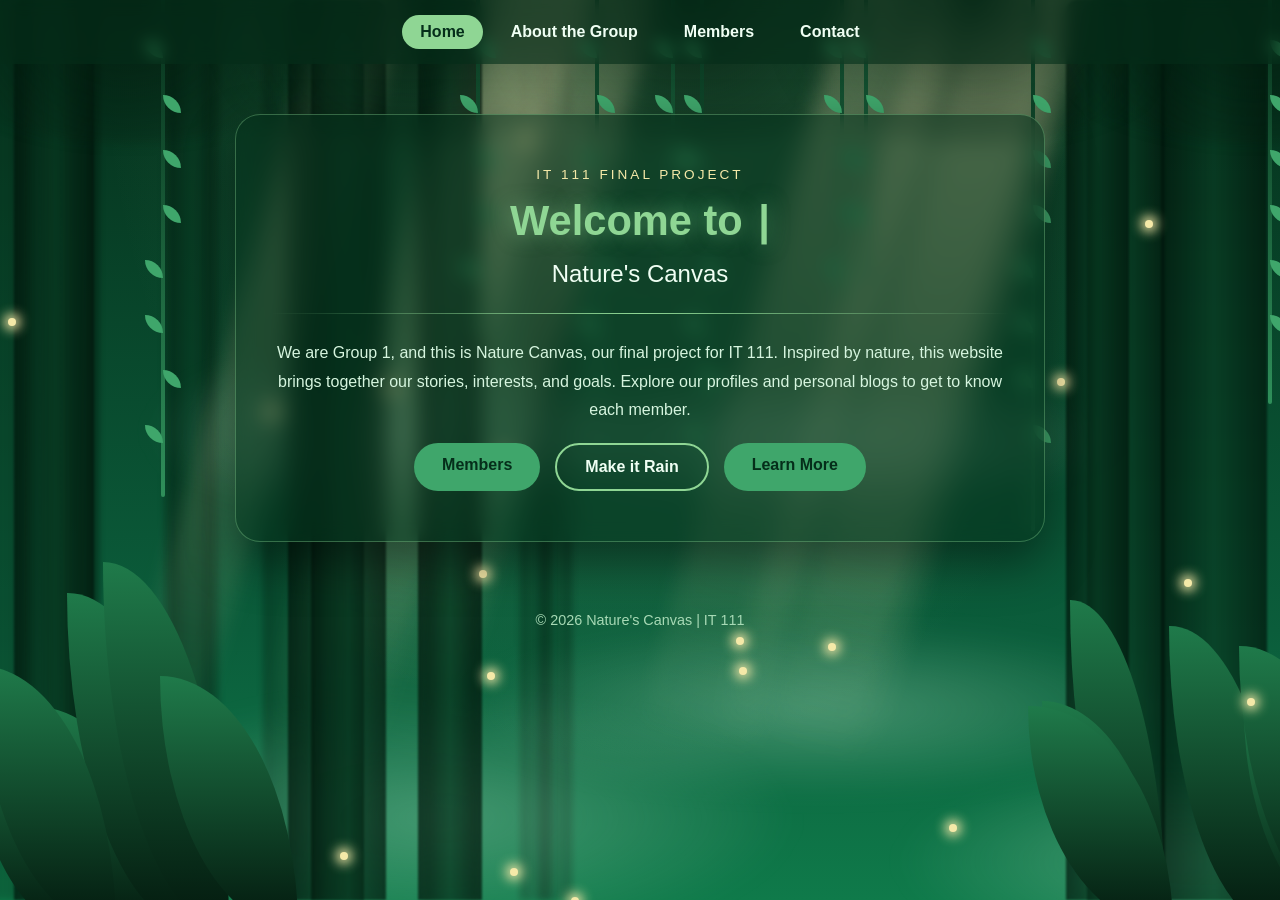
<file: index.html>
<!DOCTYPE html>
<html lang="en">
<head>
  <meta charset="UTF-8">
  <meta name="viewport" content="width=device-width, initial-scale=1.0">
  <title>Home</title>
  <link rel="stylesheet" href="rainforest.css">
</head>
<body>

  <div id="dahon-layer"></div>
  <div id="alitaptap-layer"></div>
  <div id="ulan-layer"></div>

  <!-- Menu sa taas -->
  <nav>
    <a href="index.html" class="active">Home</a>
    <a href="about.html">About the Group</a>
    <a href="members.html">Members</a>
    <a href="contact.html">Contact</a>
  </nav>

  <main>
    <div class="hero">
      <span class="label">IT 111 Final Project</span>

      <h1 id="welcome-text"></h1>


      <h2>Nature's Canvas</h2>

      <hr>

      <p>
We are Group 1, and this is Nature Canvas, our final project for IT 111. Inspired by nature, this website brings together our stories, interests, and goals. 
  Explore our profiles and personal blogs to get to know each member.
      </p>

      <div class="buttons">
        <a class="btn" href="members.html">Members</a>
        <button class="btn btn-outline" id="ulan-button">Make it Rain</button>
        <a class="btn" href="about.html">Learn More</a>
      </div>
    </div>
  </main>

  <footer>&copy; 2026 Nature's Canvas | IT 111</footer>

  <script src="ulan.js"></script>

</body>
</html>
</file>
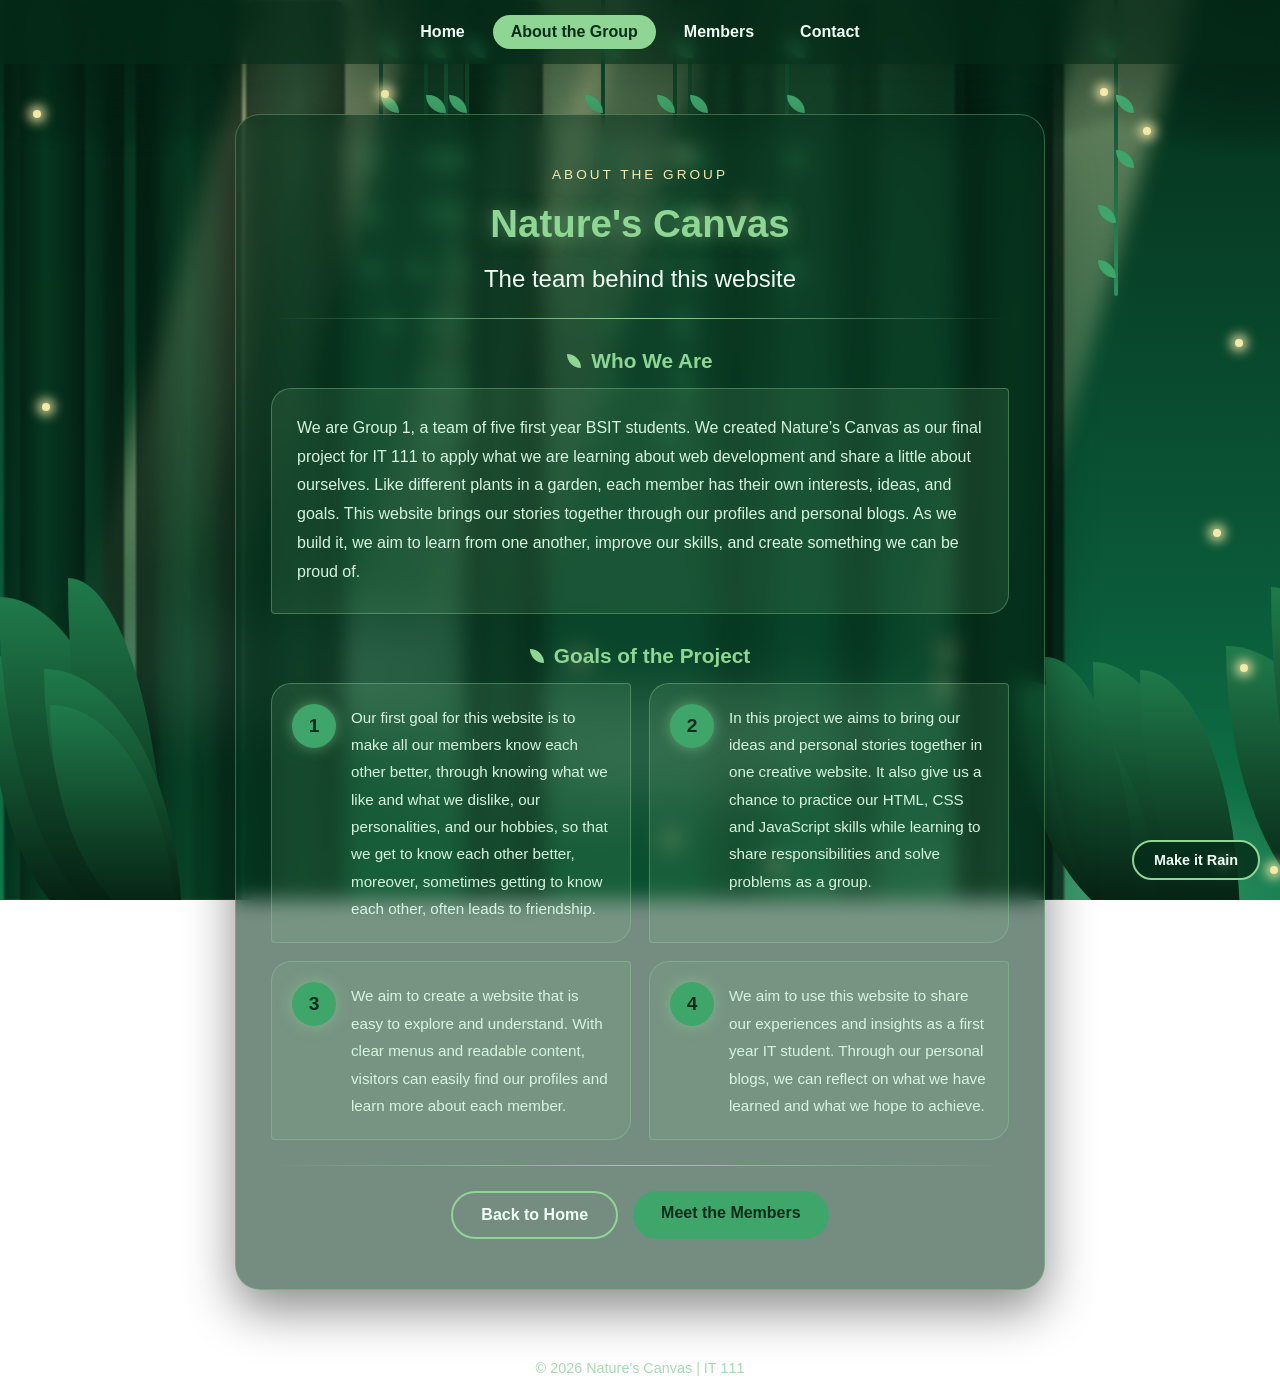
<file: about.html>
<!DOCTYPE html>
<html lang="en">
<head>
  <meta charset="UTF-8">
  <meta name="viewport" content="width=device-width, initial-scale=1.0">
  <title>About the Group</title>
  <link rel="stylesheet" href="rainforest.css">

  
  <style>
    .group-name {
      font-size: 2.4rem;
      color: var(--dahon);
      text-shadow: 0 0 20px rgba(143, 214, 148, 0.5);
      margin: 5px 0 10px;
    }

   
    .section {
      margin-top: 30px;
      text-align: left;
    }

    .section h3 {
      font-size: 1.3rem;
      color: var(--dahon);
      margin-bottom: 15px;
      text-align: center;
    }

    .section h3::before {
      content: "";
      display: inline-block;
      width: 14px;
      height: 14px;
      margin-right: 10px;
      background: var(--dahon);
      border-radius: 0 100% 0 100%; 
    }

    .intro-box {
      background: rgba(143, 214, 148, 0.12);
      border: 1px solid rgba(143, 214, 148, 0.35);
      border-radius: 20px 4px 20px 4px;   /* hugis dahon ang mga sulok */
      padding: 25px 25px 8px;
    }

    .goals-grid {
      display: grid;
      grid-template-columns: 1fr 1fr;
      gap: 18px;
    }

    .goal-card {
      display: flex;
      align-items: flex-start;
      gap: 15px;
      background: rgba(143, 214, 148, 0.12);
      border: 1px solid rgba(143, 214, 148, 0.35);
      border-radius: 20px 4px 20px 4px;
      padding: 20px;
      transition: 0.3s;
    }

    .goal-card:hover {
      transform: translateY(-6px);
      background: rgba(143, 214, 148, 0.22);
      box-shadow: 0 12px 25px rgba(0, 0, 0, 0.35);
    }

    .goal-number {
      flex-shrink: 0;
      width: 44px;
      height: 44px;
      border-radius: 50%;
      background: var(--gubat-liwanag);
      color: var(--gubat-madilim);
      font-weight: bold;
      font-size: 1.2rem;
      display: flex;
      align-items: center;
      justify-content: center;
      box-shadow: 0 0 14px rgba(143, 214, 148, 0.5);
    }

    .goal-card h4 {
      font-size: 1.05rem;
      color: var(--letra);
      margin-bottom: 5px;
    }

    .goal-card p {
      font-size: 0.95rem;
      margin-bottom: 0;
    }

    @media (max-width: 600px) {
      .goals-grid {
        grid-template-columns: 1fr;
      }
      .group-name {
        font-size: 1.8rem;
      }
    }
  </style>
</head>
<body>

  <div id="dahon-layer"></div>
  <div id="alitaptap-layer"></div>

  <nav>
    <a href="index.html">Home</a>
    <a href="about.html" class="active">About the Group</a>
    <a href="members.html">Members</a>
    <a href="contact.html">Contact</a>
  </nav>

  <main>
    <div class="hero">
      <span class="label">About the Group</span>

      <h1 class="walang-cursor group-name">Nature's Canvas</h1>
      <h2>The team behind this website</h2>

      <hr>

      <div class="section">
        <h3>Who We Are</h3>
        <div class="intro-box">
          <p>
            We are Group 1, a team of five first year BSIT students. We created Nature’s Canvas as our final project for IT 111 to apply what we are learning about web development and share a little about ourselves.
Like different plants in a garden, each member has their own interests, ideas, and goals. This website brings our stories together through our profiles and personal blogs. As we build it, we aim to learn from one another, improve our skills, and create something we can be proud of.
          </p>
        </div>
      </div>

      <div class="section">
        <h3>Goals of the Project</h3>
        <div class="goals-grid">

          <div class="goal-card">
            <div class="goal-number">1</div>
            <div>
              <p>Our first goal for this website is to make all our members know 
                each other better, through knowing what we like and what we dislike, 
                our personalities, and our hobbies, so that we get to know each other
                better, moreover, sometimes getting to know each other, often leads to friendship.</p>
            </div>
          </div>

          <div class="goal-card">
            <div class="goal-number">2</div>
            <div>
              <p>In this project we aims to bring our ideas and personal stories
                together in one creative website. It also give us a chance to practice 
                our HTML, CSS and JavaScript skills while learning to share responsibilities
                and solve problems as a group.</p>
            </div>
          </div>

          <div class="goal-card">
            <div class="goal-number">3</div>
            <div>
              <p>We aim to create a website that is easy to explore and understand. With clear menus and readable
                content, visitors can easily find our profiles and learn more about each member.</p>
            </div>
          </div>

          <div class="goal-card">
            <div class="goal-number">4</div>
            <div>
              <p>We aim to use this website to share our experiences and insights as a first year IT student. Through our personal blogs, we can reflect on what we have learned and what we hope to achieve.</p>
            </div>
          </div>

        </div>
      </div>

      <hr>

      <div class="buttons">
        <a class="btn btn-outline" href="index.html">Back to Home</a>
        <a class="btn" href="members.html">Meet the Members</a>
      </div>
    </div>
  </main>

  <footer>&copy; 2026 Nature's Canvas | IT 111</footer>

  <script src="ulan.js"></script>

</body>
</html>
</file>
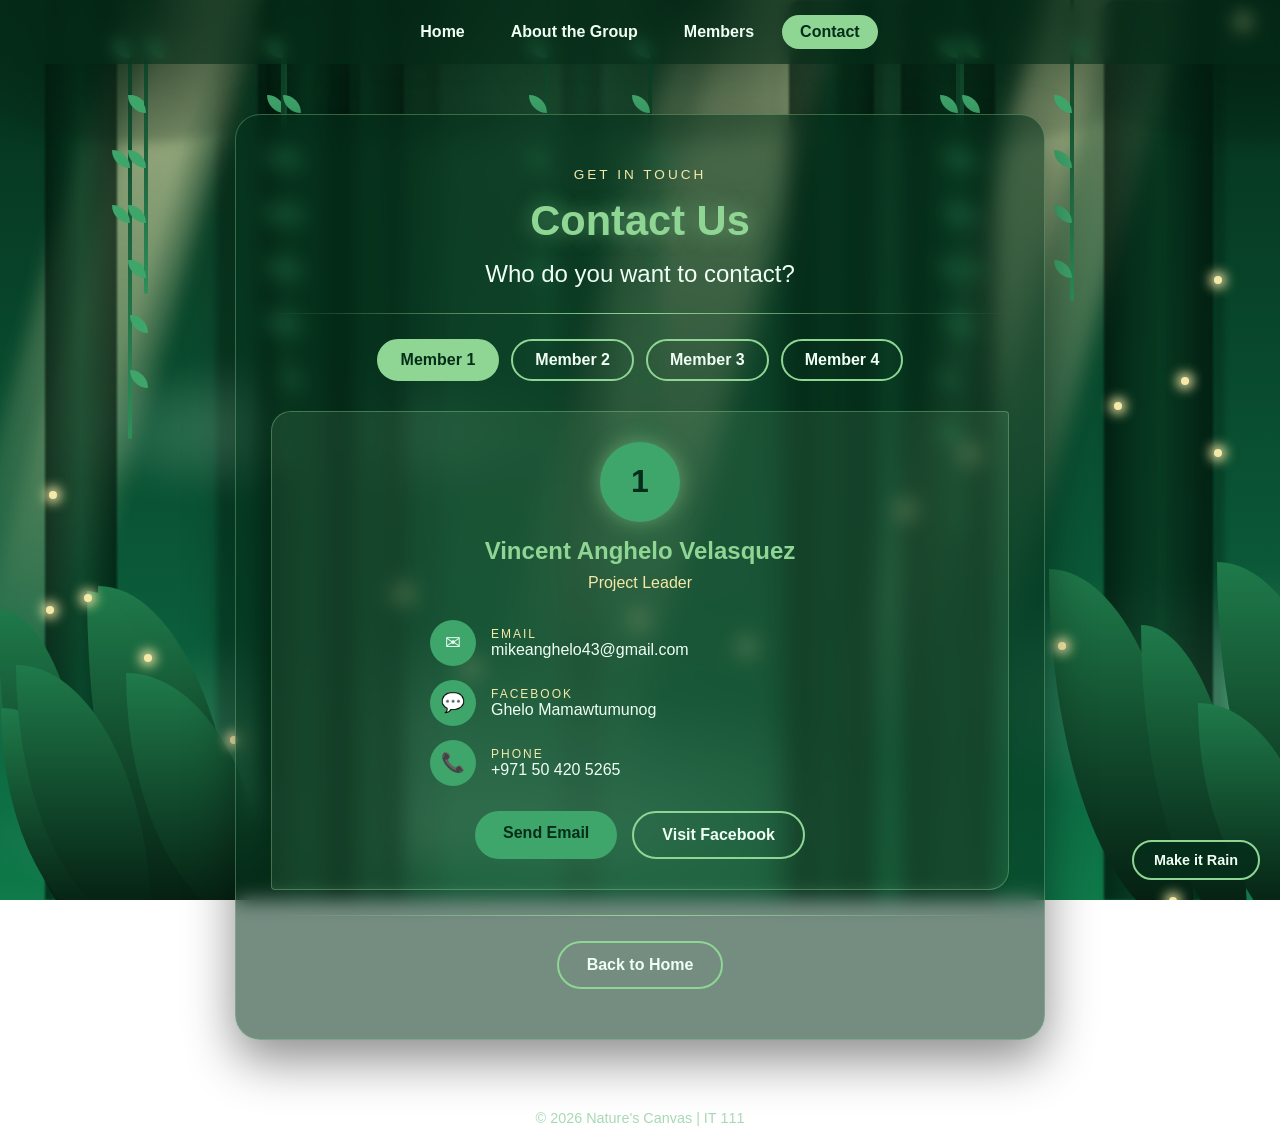
<file: contact.html>
<!DOCTYPE html>
<html lang="en">
<head>
  <meta charset="UTF-8">
  <meta name="viewport" content="width=device-width, initial-scale=1.0">
  <title>Contact - Rainforest Group Website</title>
  <link rel="stylesheet" href="rainforest.css">

  <style>

    .picker {
      display: flex;
      justify-content: center;
      flex-wrap: wrap;
      gap: 12px;
      margin: 25px 0 30px;
    }

    .picker button {
      padding: 10px 22px;
      border: 2px solid var(--dahon);
      border-radius: 30px;
      background: transparent;
      color: var(--letra);
      font-family: inherit;
      font-size: 1rem;
      font-weight: bold;
      cursor: pointer;
      transition: 0.3s;
    }

    .picker button:hover {
      background: rgba(143, 214, 148, 0.2);
      transform: translateY(-3px);
    }

    .picker button.napili {
      background: var(--dahon);
      color: var(--gubat-madilim);
    }

    .contact-card {
      background: rgba(143, 214, 148, 0.12);
      border: 1px solid rgba(143, 214, 148, 0.35);
      border-radius: 20px 4px 20px 4px;
      padding: 30px 25px;
      text-align: center;
      animation: lumitaw 0.5s ease;
    }

    /* Bilog na may numero ng member */
    .contact-avatar {
      width: 80px;
      height: 80px;
      margin: 0 auto 15px;
      border-radius: 50%;
      background: var(--gubat-liwanag);
      color: var(--gubat-madilim);
      font-size: 2rem;
      font-weight: bold;
      display: flex;
      align-items: center;
      justify-content: center;
      box-shadow: 0 0 20px rgba(143, 214, 148, 0.5);
    }

    .contact-card h3 {
      font-size: 1.5rem;
      color: var(--dahon);
      margin-bottom: 4px;
    }

    .contact-card .role {
      color: var(--liwanag);
      margin-bottom: 22px;
    }

    .info-list {
      max-width: 420px;
      margin: 0 auto 25px;
      text-align: left;
    }

    .info-row {
      display: flex;
      align-items: center;
      gap: 15px;
      margin-bottom: 14px;
    }

    .info-icon {
      flex-shrink: 0; 
      width: 46px;
      height: 46px;
      border-radius: 50%;
      background: var(--gubat-liwanag);
      font-size: 1.2rem;
      display: flex;
      align-items: center;
      justify-content: center;
    }

    .info-row small {
      display: block;
      font-size: 0.75rem;
      letter-spacing: 2px;
      text-transform: uppercase;
      color: var(--liwanag);
    }

    .info-row span {
      word-break: break-word;
    }
  </style>
</head>
<body>

  <div id="dahon-layer"></div>
  <div id="alitaptap-layer"></div>

  <nav>
    <a href="index.html">Home</a>
    <a href="about.html">About the Group</a>
    <a href="members.html">Members</a>
    <a href="contact.html" class="active">Contact</a>
  </nav>

  <main>
    <div class="hero">
      <span class="label">Get in Touch</span>
      <h1 class="walang-cursor">Contact Us</h1>
      <h2>Who do you want to contact?</h2>

      <hr>

      <div class="picker" id="picker"></div>

      <div class="contact-card" id="contact-card"></div>

      <hr>

      <div class="buttons">
        <a class="btn btn-outline" href="index.html">Back to Home</a>
      </div>
    </div>
  </main>

  <footer>&copy; 2026 Nature's Canvas | IT 111</footer>

  <script src="ulan.js"></script>

  <script>

    const members = [
      {
        name: "Vincent Anghelo Velasquez",
        role: "Project Leader",
        email: "mikeanghelo43@gmail.com",
        facebook: "Ghelo Mamawtumunog",
        facebookLink: "https://www.facebook.com/ghelo.velasquez.12",
        phone: "+971 50 420 5265"
      },
      {
        name: "Winny Hagen",
        role: "Web Designer",
        email: "wynni12wyne@yahoo.com",
        facebook: "Hagen Winnie",
        facebookLink: "https://www.facebook.com/wynni.sibal",
        phone: "1 320 828 6827"
      },
      {
        name: "Elijah Josh Pimentel",
        role: "HTML Developer",
        email: "elijahpimentel09@gmail.com",
        facebook: "Josh Pimentel",
        facebookLink: "https://www.facebook.com/elijah.deyto",
        phone: "3363 3027"
      },
      {
        name: "Tristan Miguel Inigo Lopez",
        role: "Documentation Officer",
        email: "Tristanmiguelinigo05@gmail.com",
        facebook: "Tristan Miguel Inigo Lopez",
        facebookLink: "https://www.facebook.com/share/1F8PS3yKAi/",
        phone: "97477827939"
      },
    ];

    const picker = document.getElementById("picker");
    const card = document.getElementById("contact-card");

    function ipakita(i) {
      const m = members[i];

      card.innerHTML =
        '<div class="contact-avatar">' + (i + 1) + '</div>' +
        '<h3>' + m.name + '</h3>' +
        '<p class="role">' + m.role + '</p>' +
        '<div class="info-list">' +
          '<div class="info-row"><div class="info-icon">&#9993;</div>' +
            '<div><small>Email</small><span>' + m.email + '</span></div></div>' +
          '<div class="info-row"><div class="info-icon">&#128172;</div>' +
            '<div><small>Facebook</small><span>' + m.facebook + '</span></div></div>' +
          '<div class="info-row"><div class="info-icon">&#128222;</div>' +
            '<div><small>Phone</small><span>' + m.phone + '</span></div></div>' +
        '</div>' +
        '<div class="buttons">' +
          '<a class="btn" href="https://mail.google.com/mail/?view=cm&fo=1&to=' + m.email + '" target="_blank">Send Email</a>' +
          '<a class="btn btn-outline" href="' + m.facebookLink + '" target="_blank">Visit Facebook</a>' +
        '</div>';
      const buttons = picker.querySelectorAll("button");
      buttons.forEach(function (b, n) {
        b.classList.toggle("napili", n === i);
      });
    }

    members.forEach(function (m, i) {
      const button = document.createElement("button");
      button.textContent = "Member " + (i + 1);
      button.addEventListener("click", function () {
        ipakita(i);
      });
      picker.appendChild(button);
    });

    ipakita(0);
  </script>

</body>
</html>
</file>
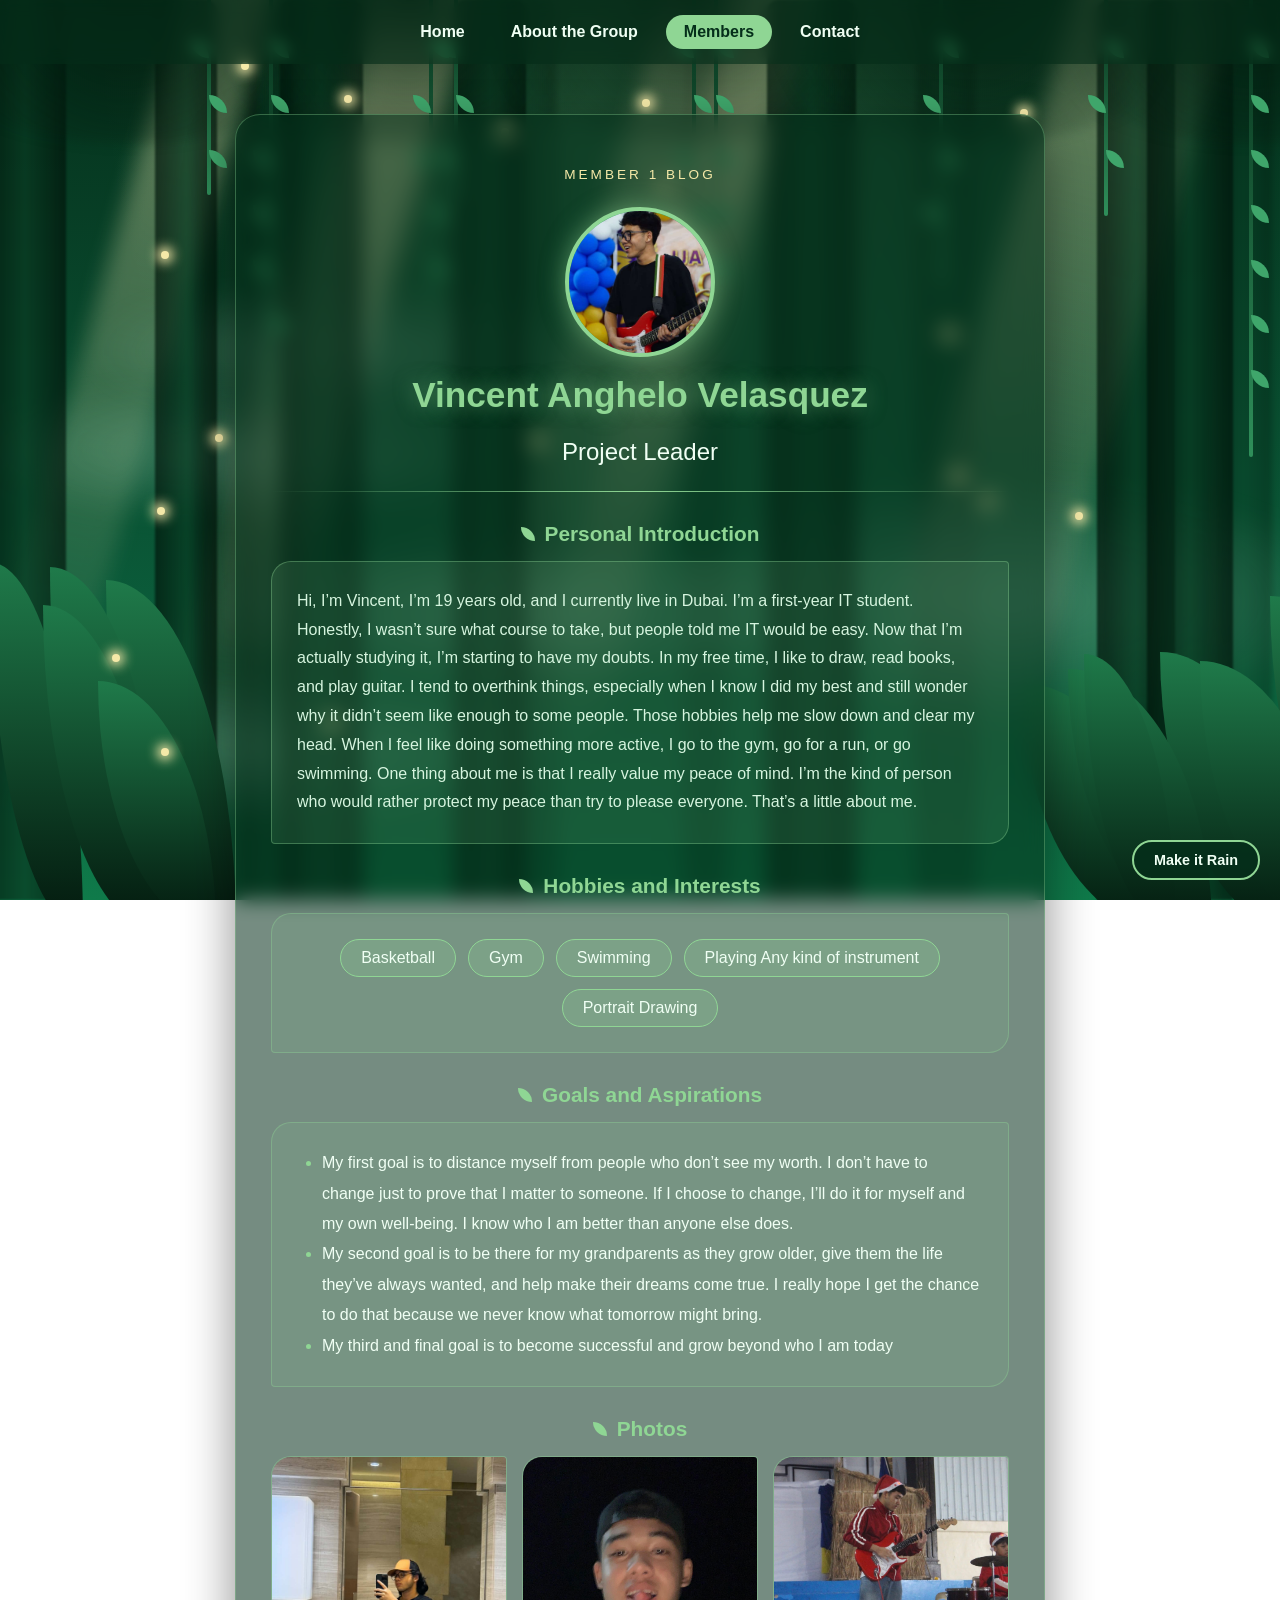
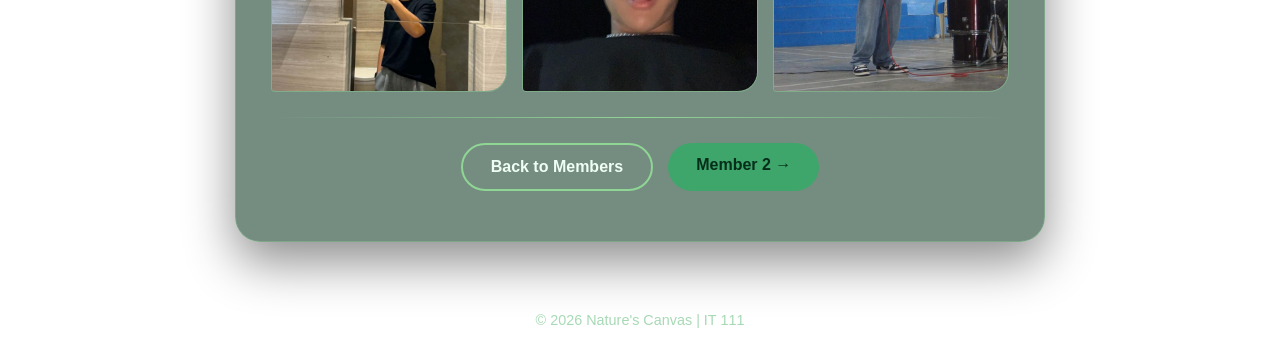
<file: member1.html>
<!DOCTYPE html>
<html lang="en">
<head>
  <meta charset="UTF-8">
  <meta name="viewport" content="width=device-width, initial-scale=1.0">
  <title>Member 1 Blog - Rainforest Group Website</title>
  <link rel="stylesheet" href="rainforest.css">

  <style>

    .profile {
      position: relative;
      width: 150px;
      height: 150px;
      margin: 10px auto 18px;
      border-radius: 50%;
      background: var(--gubat-liwanag);
      border: 4px solid var(--dahon);
      box-shadow: 0 0 25px rgba(143, 214, 148, 0.5);
      overflow: hidden;
    }

    .profile .num {
      position: absolute;
      inset: 0;
      display: flex;
      align-items: center;
      justify-content: center;
      font-size: 3.5rem;
      font-weight: bold;
      color: var(--gubat-madilim);
    }

    .profile img {
      position: absolute;
      inset: 0;
      width: 100%;
      height: 100%;
      object-fit: cover;
    }

    .member-name {
      font-size: 2.2rem;
      color: var(--dahon);
      text-shadow: 0 0 20px rgba(143, 214, 148, 0.5);
      margin-bottom: 5px;
    }

    .section {
      margin-top: 30px;
      text-align: left;
    }

    .section h3 {
      font-size: 1.3rem;
      color: var(--dahon);
      margin-bottom: 15px;
      text-align: center;
    }

    .section h3::before {
      content: "";
      display: inline-block;
      width: 14px;
      height: 14px;
      margin-right: 10px;
      background: var(--dahon);
      border-radius: 0 100% 0 100%;
    }

    .box {
      background: rgba(143, 214, 148, 0.12);
      border: 1px solid rgba(143, 214, 148, 0.35);
      border-radius: 20px 4px 20px 4px;
      padding: 25px 25px 8px;
    }

    .chips {
      display: flex;
      flex-wrap: wrap;
      justify-content: center;
      gap: 12px;
      padding-bottom: 17px;
    }

    .chip {
      padding: 9px 20px;
      border: 1px solid var(--dahon);
      border-radius: 30px;
      background: rgba(143, 214, 148, 0.18);
      transition: 0.3s;
    }

    .chip:hover {
      background: var(--dahon);
      color: var(--gubat-madilim);
      transform: translateY(-3px);
    }

    .goal-list {
      margin: 0 0 17px 25px;
      line-height: 1.9;
    }

    .goal-list li::marker {
      color: var(--dahon);
    }

    .gallery {
      display: grid;
      grid-template-columns: repeat(3, 1fr);
      gap: 15px;
    }

    .photo {
      position: relative;
      aspect-ratio: 1 / 1;
      border-radius: 20px 4px 20px 4px;
      border: 1px solid rgba(143, 214, 148, 0.35);
      background: rgba(143, 214, 148, 0.12);
      overflow: hidden;
      transition: 0.3s;
    }

    .photo:hover {
      transform: translateY(-5px);
      box-shadow: 0 12px 25px rgba(0, 0, 0, 0.35);
    }

    .photo img {
      width: 100%;
      height: 100%;
      object-fit: cover;
      display: block;
    }

    .photo.walang-litrato::after {
      content: "Add photo here";
      position: absolute;
      inset: 0;
      display: flex;
      align-items: center;
      justify-content: center;
      font-size: 0.9rem;
      color: #a7d9b5;
    }

    .nav-buttons {
      display: flex;
      justify-content: center;
      flex-wrap: wrap;
      gap: 15px;
    }

    @media (max-width: 600px) {
      .gallery { grid-template-columns: 1fr 1fr; }
      .member-name { font-size: 1.7rem; }
    }
  </style>
</head>
<body>

  <div id="dahon-layer"></div>
  <div id="alitaptap-layer"></div>

  <nav>
    <a href="index.html">Home</a>
    <a href="about.html">About the Group</a>
    <a href="members.html" class="active">Members</a>
    <a href="contact.html">Contact</a>
  </nav>

  <main>
    <div class="hero">
      <span class="label">Member 1 Blog</span>

      <div class="profile">
        <span class="num">1</span>
        <img src="ako1.jpg" alt="Photo of Member 1" onerror="this.remove()">
      </div>

      <h1 class="walang-cursor member-name">Vincent Anghelo Velasquez</h1>
      <h2>Project Leader</h2>

      <hr>

      <div class="section">
        <h3>Personal Introduction</h3>
        <div class="box">
          <p>
            Hi, I’m Vincent, I’m 19 years old, and I currently live in Dubai. I’m a first-year IT student. Honestly, I wasn’t sure what course to take, but people told me IT would be easy. Now that I’m actually studying it, I’m starting to have my doubts.
In my free time, I like to draw, read books, and play guitar. I tend to overthink things, especially when I know I did my best and still wonder why it didn’t seem like enough to some people. Those hobbies help me slow down and clear my head. When I feel like doing something more active, I go to the gym, go for a run, or go swimming.
One thing about me is that I really value my peace of mind. I’m the kind of person who would rather protect my peace than try to please everyone.
That’s a little about me. 

          </p>
        </div>
      </div>

      <div class="section">
        <h3>Hobbies and Interests</h3>
        <div class="box">
          <div class="chips">
            <span class="chip">Basketball</span>
            <span class="chip">Gym</span>
            <span class="chip">Swimming</span>
            <span class="chip">Playing Any kind of instrument</span>
            <span class="chip">Portrait Drawing</span>
          </div>
        </div>
      </div>

      <div class="section">
        <h3>Goals and Aspirations</h3>
        <div class="box">
          <ul class="goal-list">
            <li>My first goal is to distance myself from people who don’t see my worth. I don’t have to change just to prove that I matter to someone. If I choose to change, I’ll do it for myself and my own well-being. I know who I am better than anyone else does.</li>
            <li>My second goal is to be there for my grandparents as they grow older, give them the life they’ve always wanted, and help make their dreams come true. I really hope I get the chance to do that because we never know what tomorrow might bring.</li>
            <li>My third and final goal is to become successful and grow beyond who I am today</li>
          </ul>
        </div>
      </div>

      <div class="section">
        <h3>Photos</h3>
        <div class="gallery">
          <div class="photo"><img src="ako2.jpg" alt="Photo 1 of Member 1" onerror="this.parentElement.classList.add('walang-litrato'); this.remove()"></div>
          <div class="photo"><img src="ako3.jpg" alt="Photo 2 of Member 1" onerror="this.parentElement.classList.add('walang-litrato'); this.remove()"></div>
          <div class="photo"><img src="ako4.jpg" alt="Photo 3 of Member 1" onerror="this.parentElement.classList.add('walang-litrato'); this.remove()"></div>
        </div>
      </div>

      <hr>

      <div class="nav-buttons">
        <a class="btn btn-outline" href="members.html">Back to Members</a>
        <a class="btn" href="member2.html">Member 2 &rarr;</a>
      </div>
    </div>
  </main>

  <footer>&copy; 2026 Nature's Canvas | IT 111</footer>

  <script src="ulan.js"></script>

</body>
</html>
</file>
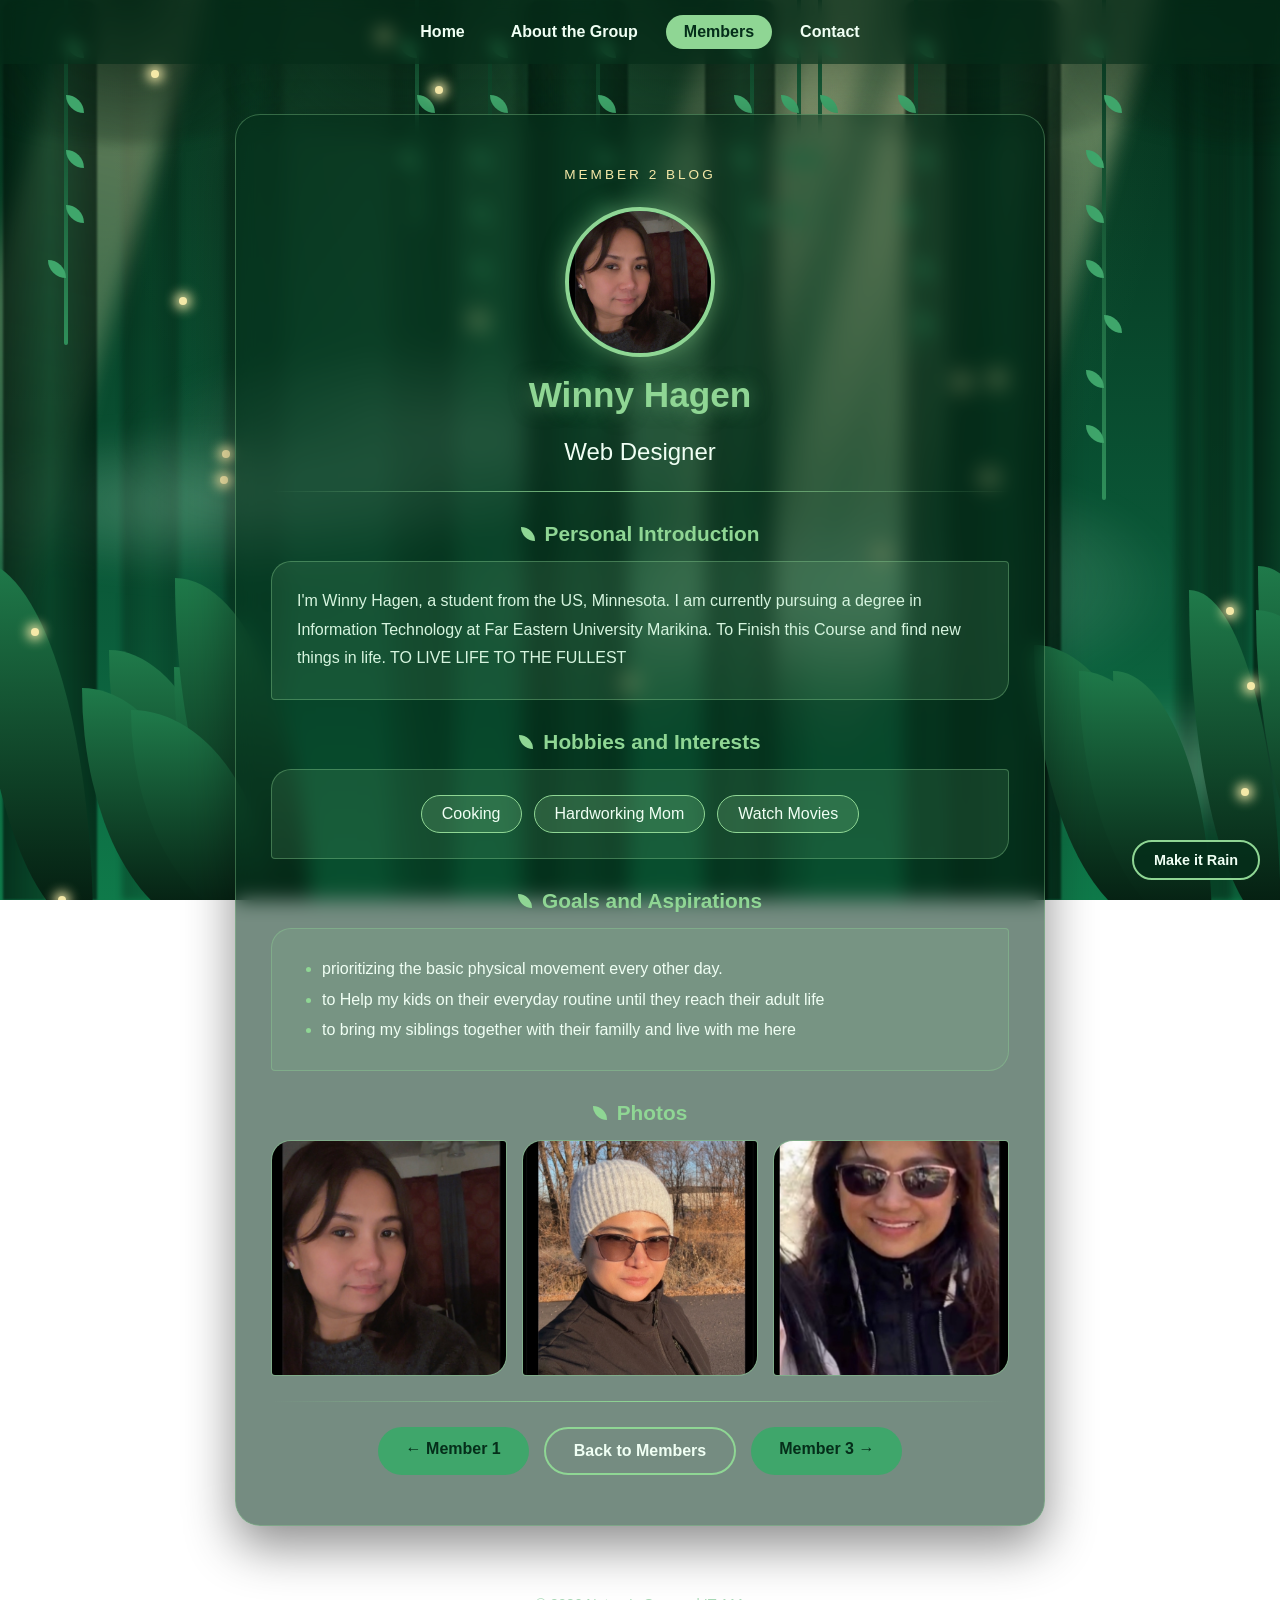
<file: member2.html>
<!DOCTYPE html>
<html lang="en">
<head>
  <meta charset="UTF-8">
  <meta name="viewport" content="width=device-width, initial-scale=1.0">
  <title>Member 2 Blog</title>
  <link rel="stylesheet" href="rainforest.css">


  <style>
    .profile {
      position: relative;
      width: 150px;
      height: 150px;
      margin: 10px auto 18px;
      border-radius: 50%;
      background: var(--gubat-liwanag);
      border: 4px solid var(--dahon);
      box-shadow: 0 0 25px rgba(143, 214, 148, 0.5);
      overflow: hidden;
    }

    .profile .num {
      position: absolute;
      inset: 0;
      display: flex;
      align-items: center;
      justify-content: center;
      font-size: 3.5rem;
      font-weight: bold;
      color: var(--gubat-madilim);
    }

    .profile img {
      position: absolute;
      inset: 0;
      width: 100%;
      height: 100%;
      object-fit: cover;
    }

    .member-name {
      font-size: 2.2rem;
      color: var(--dahon);
      text-shadow: 0 0 20px rgba(143, 214, 148, 0.5);
      margin-bottom: 5px;
    }

    .section {
      margin-top: 30px;
      text-align: left;
    }

    .section h3 {
      font-size: 1.3rem;
      color: var(--dahon);
      margin-bottom: 15px;
      text-align: center;
    }

    .section h3::before {
      content: "";
      display: inline-block;
      width: 14px;
      height: 14px;
      margin-right: 10px;
      background: var(--dahon);
      border-radius: 0 100% 0 100%;
    }

    .box {
      background: rgba(143, 214, 148, 0.12);
      border: 1px solid rgba(143, 214, 148, 0.35);
      border-radius: 20px 4px 20px 4px;
      padding: 25px 25px 8px;
    }

    .chips {
      display: flex;
      flex-wrap: wrap;
      justify-content: center;
      gap: 12px;
      padding-bottom: 17px;
    }

    .chip {
      padding: 9px 20px;
      border: 1px solid var(--dahon);
      border-radius: 30px;
      background: rgba(143, 214, 148, 0.18);
      transition: 0.3s;
    }

    .chip:hover {
      background: var(--dahon);
      color: var(--gubat-madilim);
      transform: translateY(-3px);
    }

    .goal-list {
      margin: 0 0 17px 25px;
      line-height: 1.9;
    }

    .goal-list li::marker {
      color: var(--dahon);
    }

    .gallery {
      display: grid;
      grid-template-columns: repeat(3, 1fr);
      gap: 15px;
    }

    .photo {
      position: relative;
      aspect-ratio: 1 / 1;
      border-radius: 20px 4px 20px 4px;
      border: 1px solid rgba(143, 214, 148, 0.35);
      background: rgba(143, 214, 148, 0.12);
      overflow: hidden;
      transition: 0.3s;
    }

    .photo:hover {
      transform: translateY(-5px);
      box-shadow: 0 12px 25px rgba(0, 0, 0, 0.35);
    }

    .photo img {
      width: 100%;
      height: 100%;
      object-fit: cover;
      display: block;
    }

    .photo.walang-pic::after {
      content: "Add photo here";
      position: absolute;
      inset: 0;
      display: flex;
      align-items: center;
      justify-content: center;
      font-size: 0.9rem;
      color: #a7d9b5;
    }

    .nav-buttons {
      display: flex;
      justify-content: center;
      flex-wrap: wrap;
      gap: 15px;
    }

    @media (max-width: 600px) {
      .gallery { grid-template-columns: 1fr 1fr; }
      .member-name { font-size: 1.7rem; }
    }
  </style>
</head>
<body>

  <div id="dahon-layer"></div>
  <div id="alitaptap-layer"></div>

  <nav>
    <a href="index.html">Home</a>
    <a href="about.html">About the Group</a>
    <a href="members.html" class="active">Members</a>
    <a href="contact.html">Contact</a>
  </nav>

  <main>
    <div class="hero">
      <span class="label">Member 2 Blog</span>

      <div class="profile">
        <span class="num">2</span>
        <img src="ate.jpg" alt="Photo of Member 2" onerror="this.remove()">
      </div>

      <h1 class="walang-cursor member-name">Winny Hagen</h1>
      <h2>Web Designer</h2>

      <hr>

      <div class="section">
        <h3>Personal Introduction</h3>
        <div class="box">
          <p>
            I'm Winny Hagen, a student from the US, Minnesota. I am currently
            pursuing a degree in Information Technology at Far Eastern University Marikina. To Finish this Course and find new things in life. TO LIVE LIFE TO THE FULLEST
          </p>
          </p>
        </div>
      </div>

      <div class="section">
        <h3>Hobbies and Interests</h3>
        <div class="box">
          <div class="chips">
            <span class="chip">Cooking</span>
            <span class="chip">Hardworking Mom</span>
            <span class="chip">Watch Movies</span>
          </div>
        </div>
      </div>

      <div class="section">
        <h3>Goals and Aspirations</h3>
        <div class="box">
          <ul class="goal-list">
            <li>prioritizing the basic physical movement every other day.</li>
            <li>to Help my kids on their everyday routine until they reach their adult life</li>
            <li>to bring my siblings together with their familly and live with me here</li>
          </ul>
        </div>
      </div>

      <div class="section">
        <h3>Photos</h3>
        <div class="gallery">
          <div class="photo"><img src="ate.jpg" alt="Photo 1 of Member 2" onerror="this.parentElement.classList.add('walang-litrato'); this.remove()"></div>
          <div class="photo"><img src="ate2.jpg" alt="Photo 2 of Member 2" onerror="this.parentElement.classList.add('walang-litrato'); this.remove()"></div>
          <div class="photo"><img src="ate3.jpg" alt="Photo 3 of Member 2" onerror="this.parentElement.classList.add('walang-litrato'); this.remove()"></div>
        </div>
      </div>

      <hr>

      <div class="nav-buttons">
        <a class="btn" href="member1.html">&larr; Member 1</a>
        <a class="btn btn-outline" href="members.html">Back to Members</a>
        <a class="btn" href="member3.html">Member 3 &rarr;</a>
      </div>
    </div>
  </main>

  <footer>&copy; 2026 Nature's Canvas | IT 111</footer>

  <script src="ulan.js"></script>

</body>
</html>
</file>
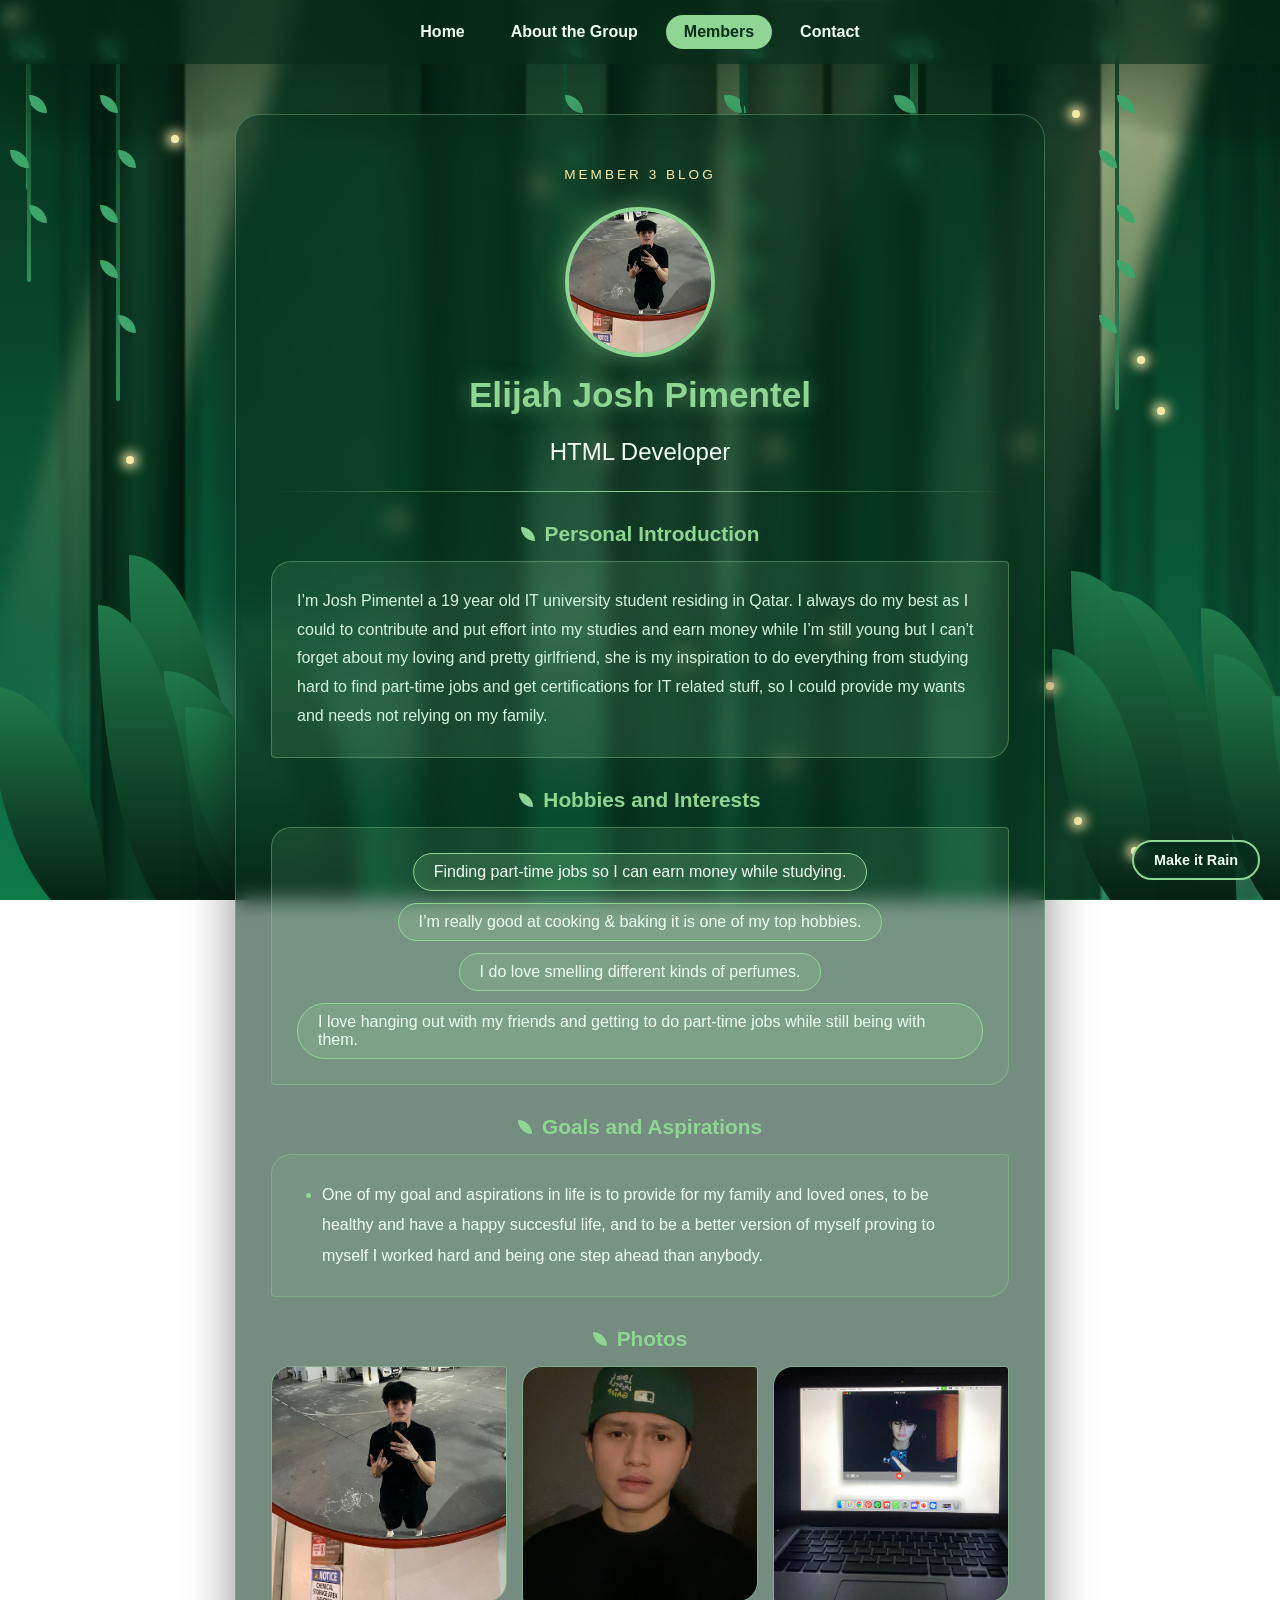
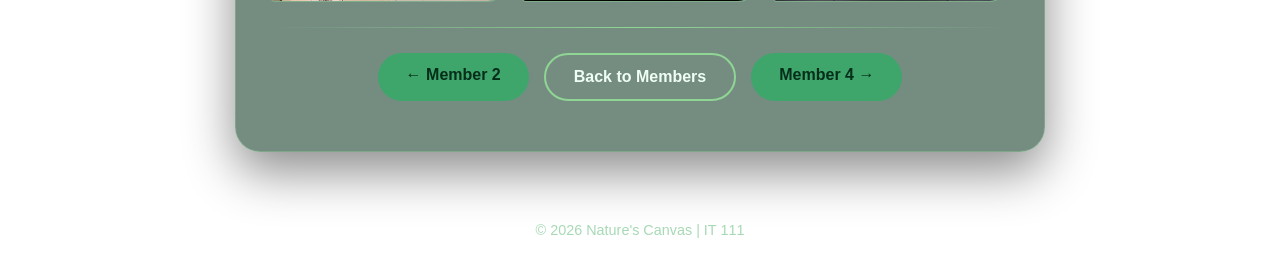
<file: member3.html>
<!DOCTYPE html>
<html lang="en">
<head>
  <meta charset="UTF-8">
  <meta name="viewport" content="width=device-width, initial-scale=1.0">
  <title>Member 3 Blog</title>
  <link rel="stylesheet" href="rainforest.css">

  <style>
    .profile {
      position: relative;
      width: 150px;
      height: 150px;
      margin: 10px auto 18px;
      border-radius: 50%;
      background: var(--gubat-liwanag);
      border: 4px solid var(--dahon);
      box-shadow: 0 0 25px rgba(143, 214, 148, 0.5);
      overflow: hidden;
    }

    .profile .num {
      position: absolute;
      inset: 0;
      display: flex;
      align-items: center;
      justify-content: center;
      font-size: 3.5rem;
      font-weight: bold;
      color: var(--gubat-madilim);
    }

    .profile img {
      position: absolute;
      inset: 0;
      width: 100%;
      height: 100%;
      object-fit: cover;
    }

    .member-name {
      font-size: 2.2rem;
      color: var(--dahon);
      text-shadow: 0 0 20px rgba(143, 214, 148, 0.5);
      margin-bottom: 5px;
    }

    .section {
      margin-top: 30px;
      text-align: left;
    }

    .section h3 {
      font-size: 1.3rem;
      color: var(--dahon);
      margin-bottom: 15px;
      text-align: center;
    }

    .section h3::before {
      content: "";
      display: inline-block;
      width: 14px;
      height: 14px;
      margin-right: 10px;
      background: var(--dahon);
      border-radius: 0 100% 0 100%;
    }

    .box {
      background: rgba(143, 214, 148, 0.12);
      border: 1px solid rgba(143, 214, 148, 0.35);
      border-radius: 20px 4px 20px 4px;
      padding: 25px 25px 8px;
    }

    .chips {
      display: flex;
      flex-wrap: wrap;
      justify-content: center;
      gap: 12px;
      padding-bottom: 17px;
    }

    .chip {
      padding: 9px 20px;
      border: 1px solid var(--dahon);
      border-radius: 30px;
      background: rgba(143, 214, 148, 0.18);
      transition: 0.3s;
    }

    .chip:hover {
      background: var(--dahon);
      color: var(--gubat-madilim);
      transform: translateY(-3px);
    }

    .goal-list {
      margin: 0 0 17px 25px;
      line-height: 1.9;
    }

    .goal-list li::marker {
      color: var(--dahon);
    }

    .gallery {
      display: grid;
      grid-template-columns: repeat(3, 1fr);
      gap: 15px;
    }

    .photo {
      position: relative;
      aspect-ratio: 1 / 1;
      border-radius: 20px 4px 20px 4px;
      border: 1px solid rgba(143, 214, 148, 0.35);
      background: rgba(143, 214, 148, 0.12);
      overflow: hidden;
      transition: 0.3s;
    }

    .photo:hover {
      transform: translateY(-5px);
      box-shadow: 0 12px 25px rgba(0, 0, 0, 0.35);
    }

    .photo img {
      width: 100%;
      height: 100%;
      object-fit: cover;
      display: block;
    }

    .photo.walang-pic::after {
      content: "Add photo here";
      position: absolute;
      inset: 0;
      display: flex;
      align-items: center;
      justify-content: center;
      font-size: 0.9rem;
      color: #a7d9b5;
    }

    .nav-buttons {
      display: flex;
      justify-content: center;
      flex-wrap: wrap;
      gap: 15px;
    }

    @media (max-width: 600px) {
      .gallery { grid-template-columns: 1fr 1fr; }
      .member-name { font-size: 1.7rem; }
    }
  </style>
</head>
<body>

  <div id="dahon-layer"></div>
  <div id="alitaptap-layer"></div>

  <nav>
    <a href="index.html">Home</a>
    <a href="about.html">About the Group</a>
    <a href="members.html" class="active">Members</a>
    <a href="contact.html">Contact</a>
  </nav>

  <main>
    <div class="hero">
      <span class="label">Member 3 Blog</span>

      <div class="profile">
        <span class="num">3</span>
        <img src="kuyamojosh1.jpg" alt="Photo of Member 3" onerror="this.remove()">
      </div>

      <h1 class="walang-cursor member-name">Elijah Josh Pimentel</h1>
      <h2>HTML Developer</h2>

      <hr>

      <div class="section">
        <h3>Personal Introduction</h3>
        <div class="box">
          <p>
           I’m Josh Pimentel a 19 year old IT university student residing in Qatar. I always do my best as I could to contribute and put effort into my studies and earn money while I’m still young but I can’t forget about my loving and pretty girlfriend, she is my inspiration to do everything from studying hard to find part-time jobs and get certifications for IT related stuff, so I could provide my wants and needs not relying on my family.

          </p>
          <p>
          </p>
        </div>
      </div>

      <div class="section">
        <h3>Hobbies and Interests</h3>
        <div class="box">
          <div class="chips">
            <span class="chip">Finding part-time jobs so I can earn money while studying.</span>
            <span class="chip">I’m really good at cooking & baking it is one of my top hobbies.</span>
            <span class="chip">I do love smelling different kinds of perfumes.</span>
            <span class="chip">I love hanging out with my friends and getting to do part-time jobs while still being with them.</span>
          </div>
        </div>
      </div>

      <div class="section">
        <h3>Goals and Aspirations</h3>
        <div class="box">
          <ul class="goal-list">
            <li>One of my goal and aspirations in life is to provide for my family and loved ones, to be healthy and have a happy succesful life, and  to be a better version of myself proving to myself I worked hard and being one step ahead than anybody.</li>
          </ul>
        </div>
      </div>

      <div class="section">
        <h3>Photos</h3>

        <div class="gallery">
          <div class="photo"><img src="kuyamojosh1.jpg" alt="Photo 1 of Member 3" onerror="this.parentElement.classList.add('walang-litrato'); this.remove()"></div>
          <div class="photo"><img src="kuyamojosh2.jpg" alt="Photo 2 of Member 3" onerror="this.parentElement.classList.add('walang-litrato'); this.remove()"></div>
          <div class="photo"><img src="kuyamojosh3.jpg" alt="Photo 3 of Member 3" onerror="this.parentElement.classList.add('walang-litrato'); this.remove()"></div>
        </div>
      </div>

      <hr>

      <div class="nav-buttons">
        <a class="btn" href="member2.html">&larr; Member 2</a>
        <a class="btn btn-outline" href="members.html">Back to Members</a>
        <a class="btn" href="member4.html">Member 4 &rarr;</a>
      </div>
    </div>
  </main>

  <footer>&copy; 2026 Nature's Canvas | IT 111</footer>

  <script src="ulan.js"></script>

</body>
</html>
</file>
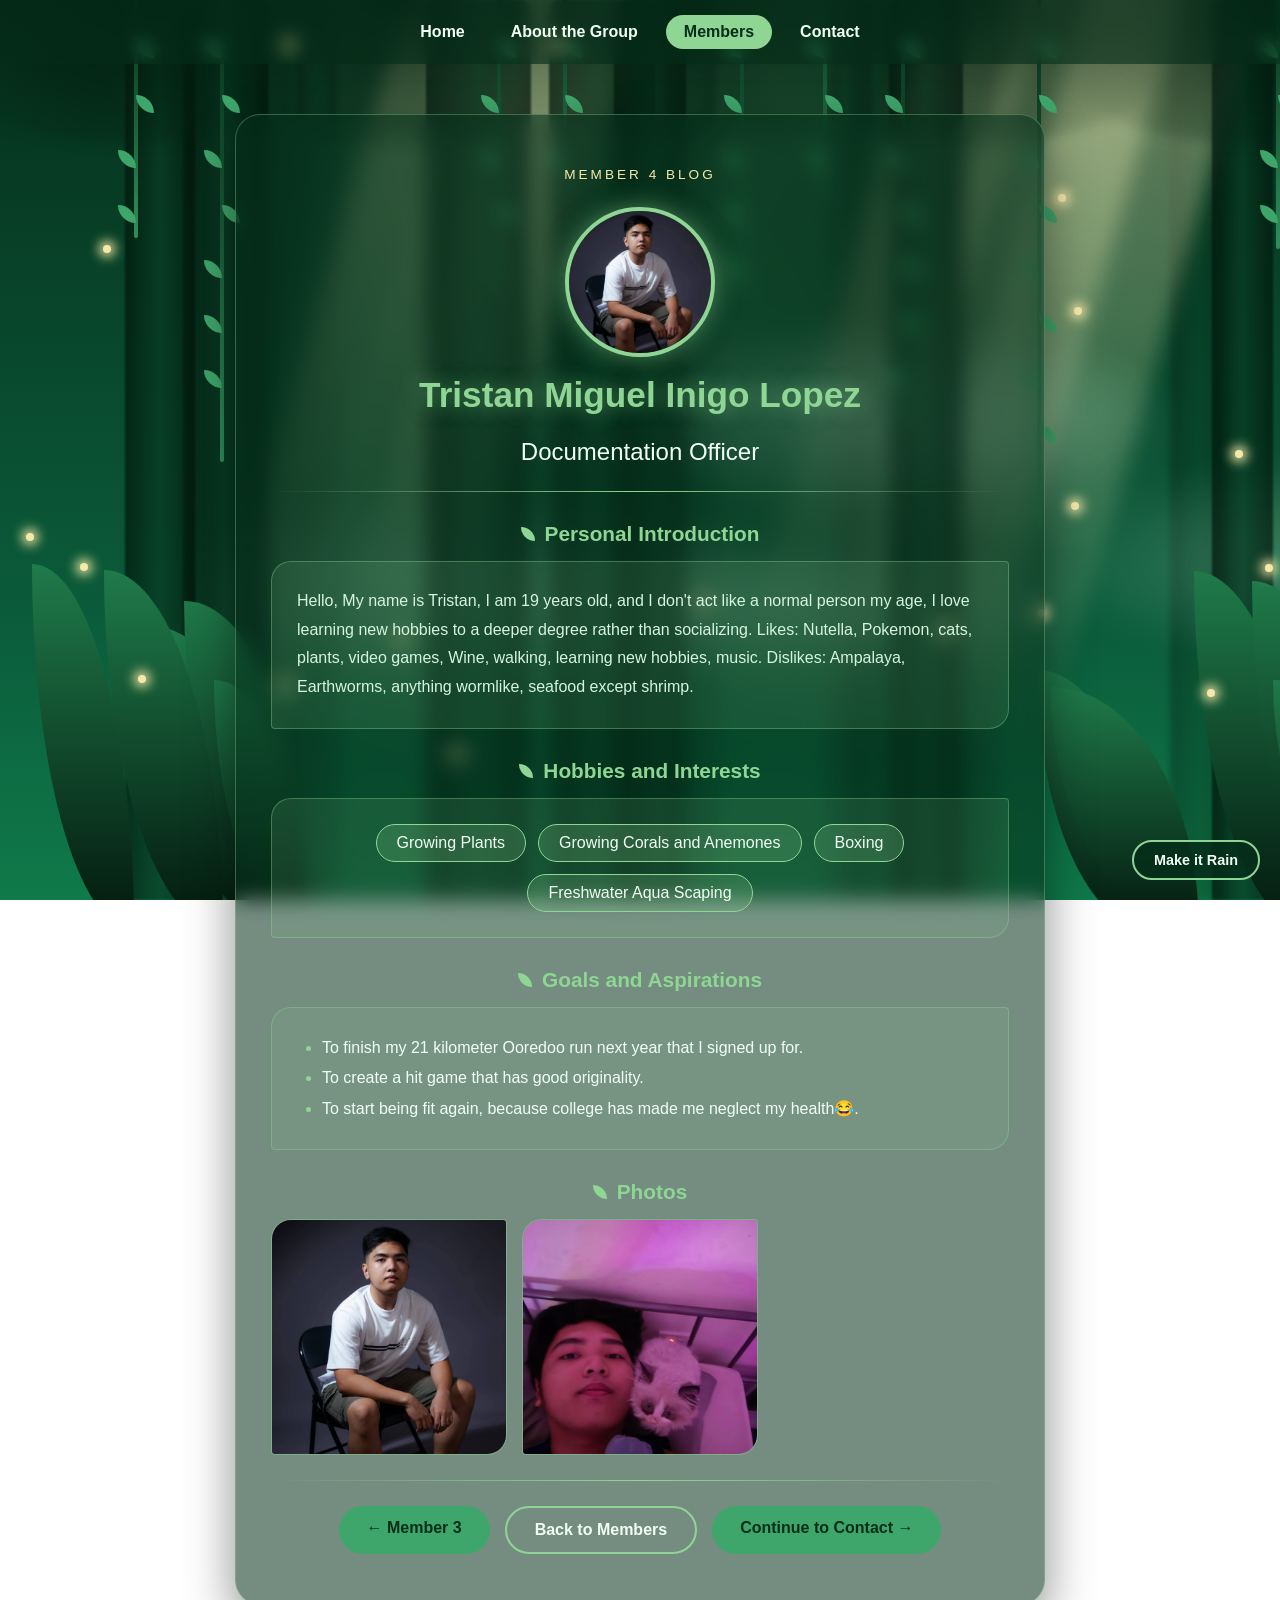
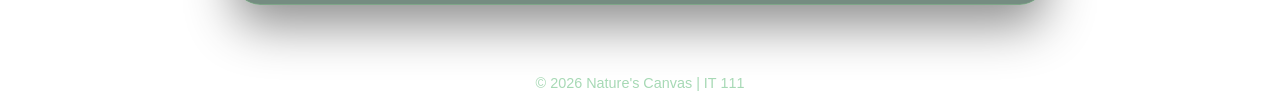
<file: member4.html>
<!DOCTYPE html>
<html lang="en">
<head>
  <meta charset="UTF-8">
  <meta name="viewport" content="width=device-width, initial-scale=1.0">
  <title>Member 4 Blog</title>
  <link rel="stylesheet" href="rainforest.css">
  <style>

    .profile {
      position: relative;
      width: 150px;
      height: 150px;
      margin: 10px auto 18px;
      border-radius: 50%;
      background: var(--gubat-liwanag);
      border: 4px solid var(--dahon);
      box-shadow: 0 0 25px rgba(143, 214, 148, 0.5);
      overflow: hidden;
    }

    .profile .num {
      position: absolute;
      inset: 0;
      display: flex;
      align-items: center;
      justify-content: center;
      font-size: 3.5rem;
      font-weight: bold;
      color: var(--gubat-madilim);
    }

    .profile img {
      position: absolute;
      inset: 0;
      width: 100%;
      height: 100%;
      object-fit: cover;
    }

    .member-name {
      font-size: 2.2rem;
      color: var(--dahon);
      text-shadow: 0 0 20px rgba(143, 214, 148, 0.5);
      margin-bottom: 5px;
    }

    .section {
      margin-top: 30px;
      text-align: left;
    }

    .section h3 {
      font-size: 1.3rem;
      color: var(--dahon);
      margin-bottom: 15px;
      text-align: center;
    }

    .section h3::before {
      content: "";
      display: inline-block;
      width: 14px;
      height: 14px;
      margin-right: 10px;
      background: var(--dahon);
      border-radius: 0 100% 0 100%;
    }

    .box {
      background: rgba(143, 214, 148, 0.12);
      border: 1px solid rgba(143, 214, 148, 0.35);
      border-radius: 20px 4px 20px 4px;
      padding: 25px 25px 8px;
    }

    .chips {
      display: flex;
      flex-wrap: wrap;
      justify-content: center;
      gap: 12px;
      padding-bottom: 17px;
    }

    .chip {
      padding: 9px 20px;
      border: 1px solid var(--dahon);
      border-radius: 30px;
      background: rgba(143, 214, 148, 0.18);
      transition: 0.3s;
    }

    .chip:hover {
      background: var(--dahon);
      color: var(--gubat-madilim);
      transform: translateY(-3px);
    }

    .goal-list {
      margin: 0 0 17px 25px;
      line-height: 1.9;
    }

    .goal-list li::marker {
      color: var(--dahon);
    }

    .gallery {
      display: grid;
      grid-template-columns: repeat(3, 1fr);
      gap: 15px;
    }

    .photo {
      position: relative;
      aspect-ratio: 1 / 1;
      border-radius: 20px 4px 20px 4px;
      border: 1px solid rgba(143, 214, 148, 0.35);
      background: rgba(143, 214, 148, 0.12);
      overflow: hidden;
      transition: 0.3s;
    }

    .photo:hover {
      transform: translateY(-5px);
      box-shadow: 0 12px 25px rgba(0, 0, 0, 0.35);
    }

    .photo img {
      width: 100%;
      height: 100%;
      object-fit: cover;
      display: block;
    }

    .photo.walang-pic::after {
      content: "Add photo here";
      position: absolute;
      inset: 0;
      display: flex;
      align-items: center;
      justify-content: center;
      font-size: 0.9rem;
      color: #a7d9b5;
    }

    .nav-buttons {
      display: flex;
      justify-content: center;
      flex-wrap: wrap;
      gap: 15px;
    }

    @media (max-width: 600px) {
      .gallery { grid-template-columns: 1fr 1fr; }
      .member-name { font-size: 1.7rem; }
    }
  </style>
</head>
<body>

  <div id="dahon-layer"></div>
  <div id="alitaptap-layer"></div>

  <nav>
    <a href="index.html">Home</a>
    <a href="about.html">About the Group</a>
    <a href="members.html" class="active">Members</a>
    <a href="contact.html">Contact</a>
  </nav>

  <main>
    <div class="hero">
      <span class="label">Member 4 Blog</span>

      <div class="profile">
        <span class="num">4</span>
        <img src="tristan1.jpg" alt="Photo of Member 4" onerror="this.remove()">
      </div>

      <h1 class="walang-cursor member-name">Tristan Miguel Inigo Lopez</h1>
      <h2>Documentation Officer</h2>

      <hr>

      <div class="section">
        <h3>Personal Introduction</h3>
        <div class="box">
          <p>
           Hello, My name is Tristan, I am 19 years old, and I don't act like a normal person my age, I love learning new hobbies to a deeper degree rather than socializing. 
Likes: Nutella, Pokemon, cats, plants, video games, Wine, walking, learning new hobbies, music.
Dislikes: Ampalaya, Earthworms, anything wormlike, seafood except shrimp.
          </p>
          <p>
           
          </p>
        </div>
      </div>

      <div class="section">
        <h3>Hobbies and Interests</h3>
        <div class="box">
          <div class="chips">
            <span class="chip">Growing Plants</span>
            <span class="chip">Growing Corals and Anemones</span>
            <span class="chip">Boxing</span>
            <span class="chip">Freshwater Aqua Scaping</span>
          </div>
        </div>
      </div>

      <div class="section">
        <h3>Goals and Aspirations</h3>
        <div class="box">
          <ul class="goal-list">
            <li>To finish my 21 kilometer Ooredoo run next year that I signed up for.</li>
            <li>To create a hit game that has good originality.</li>
            <li>To start being fit again, because college has made me neglect my health😂.</li>
          </ul>
        </div>
      </div>

      <div class="section">
        <h3>Photos</h3>
        <div class="gallery">
          <div class="photo"><img src="tristan1.jpg" alt="Photo 1 of Member 4" onerror="this.parentElement.classList.add('walang-litrato'); this.remove()"></div>
          <div class="photo"><img src="tristan2.jpg" alt="Photo 2 of Member 4" onerror="this.parentElement.classList.add('walang-litrato'); this.remove()"></div>
          
        </div>
      </div>

      <hr>

      <div class="nav-buttons">
        <a class="btn" href="member3.html">&larr; Member 3</a>
        <a class="btn btn-outline" href="members.html">Back to Members</a>
        <a class="btn" href="contact.html">Continue to Contact &rarr;</a>
      </div>
    </div>
  </main>

  <footer>&copy; 2026 Nature's Canvas | IT 111</footer>

  <script src="ulan.js"></script>

</body>
</html>
</file>
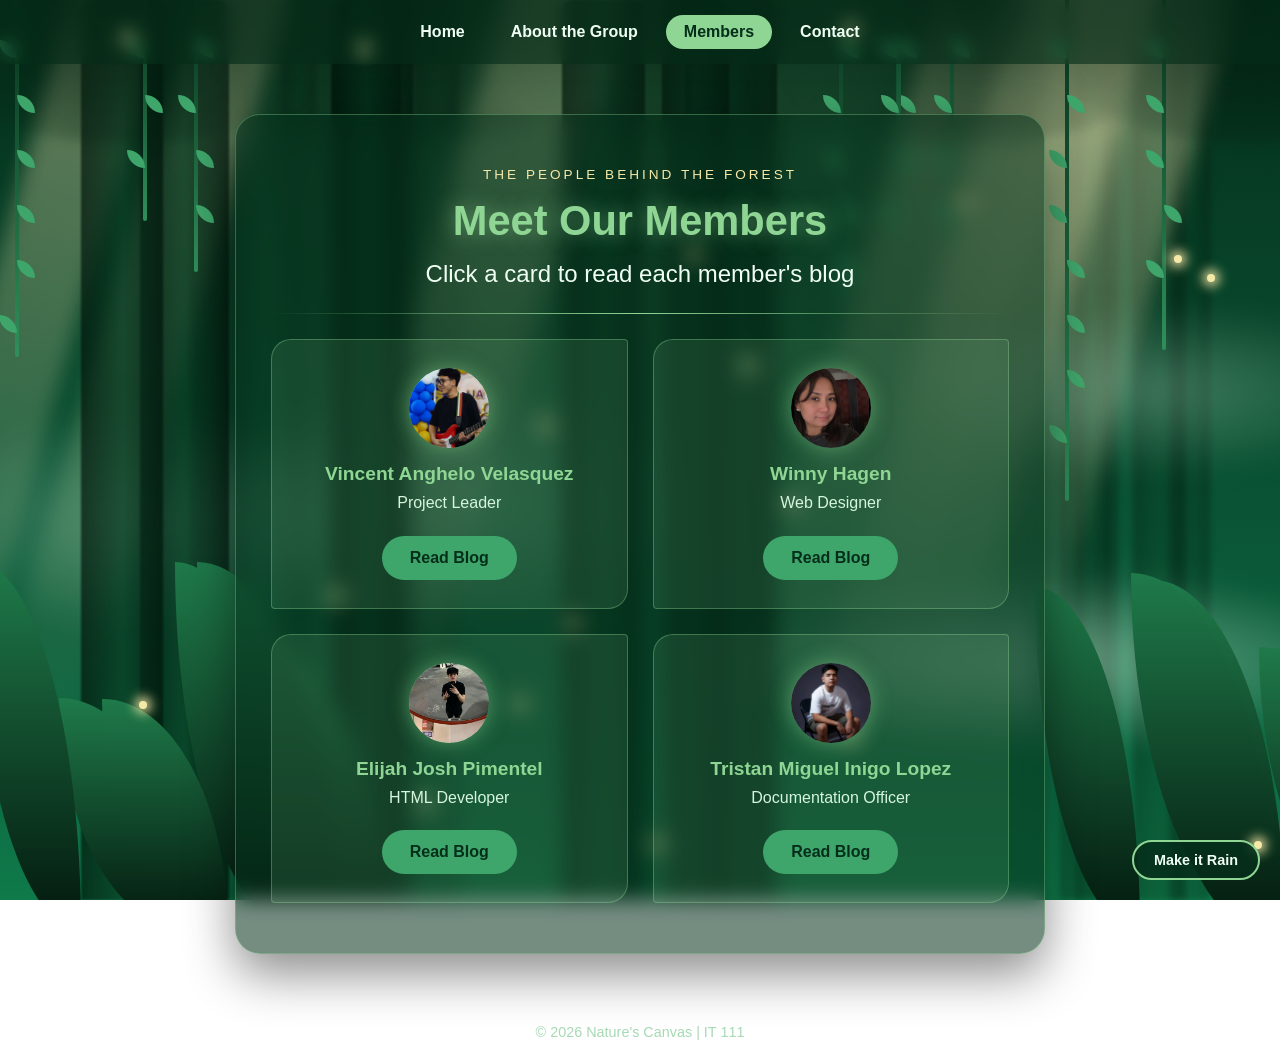
<file: members.html>
<!DOCTYPE html>
<html lang="en">
<head>
  <meta charset="UTF-8">
  <meta name="viewport" content="width=device-width, initial-scale=1.0">
  <title>Members - Rainforest Group Website</title>
  <link rel="stylesheet" href="rainforest.css">
</head>
<body>

  <div id="dahon-layer"></div>
  <div id="alitaptap-layer"></div>

  <nav>
    <a href="index.html">Home</a>
    <a href="about.html">About the Group</a>
    <a href="members.html" class="active">Members</a>
    <a href="contact.html">Contact</a>
  </nav>

  <main>
    <div class="hero">
      <span class="label">The People Behind the Forest</span>
      <h1 class="walang-cursor">Meet Our Members</h1>
      <h2>Click a card to read each member's blog</h2>

      <hr>

      <div class="members-grid">

        <div class="member-card">
          <div class="member-avatar">
  <img src="ako1.jpg" alt="Vincent Anghelo Velasquez" onerror="this.remove()">
</div>
          <h3>Vincent Anghelo Velasquez</h3>
          <p>Project Leader</p>
          <a class="btn" href="member1.html">Read Blog</a>
        </div>

        <div class="member-card">
          <div class="member-avatar"><img src="ate.jpg" alt="Winny" onerror="this.remove()"></div>
          <h3>Winny Hagen</h3>
          <p>Web Designer</p>
          <a class="btn" href="member2.html">Read Blog</a>
        </div>

        <div class="member-card">
          <div class="member-avatar"><img src="kuyamojosh1.jpg" alt="Elijah" onerror="this.remove()"></div>
          <h3>Elijah Josh Pimentel</h3>
          <p>HTML Developer</p>
          <a class="btn" href="member3.html">Read Blog</a>
        </div>

        <div class="member-card">
          <div class="member-avatar"><img src="tristan1.jpg" alt="Tristan Miguel Inigo Lopez" onerror="this.remove()"></div>
          <h3>Tristan Miguel Inigo Lopez </h3>
          <p>Documentation Officer</p>
          <a class="btn" href="member4.html">Read Blog</a>
        </div>

      </div>
    </div>
  </main>

  <footer>&copy; 2026 Nature's Canvas | IT 111</footer>

  <script src="ulan.js"></script>

</body>
</html>
</file>
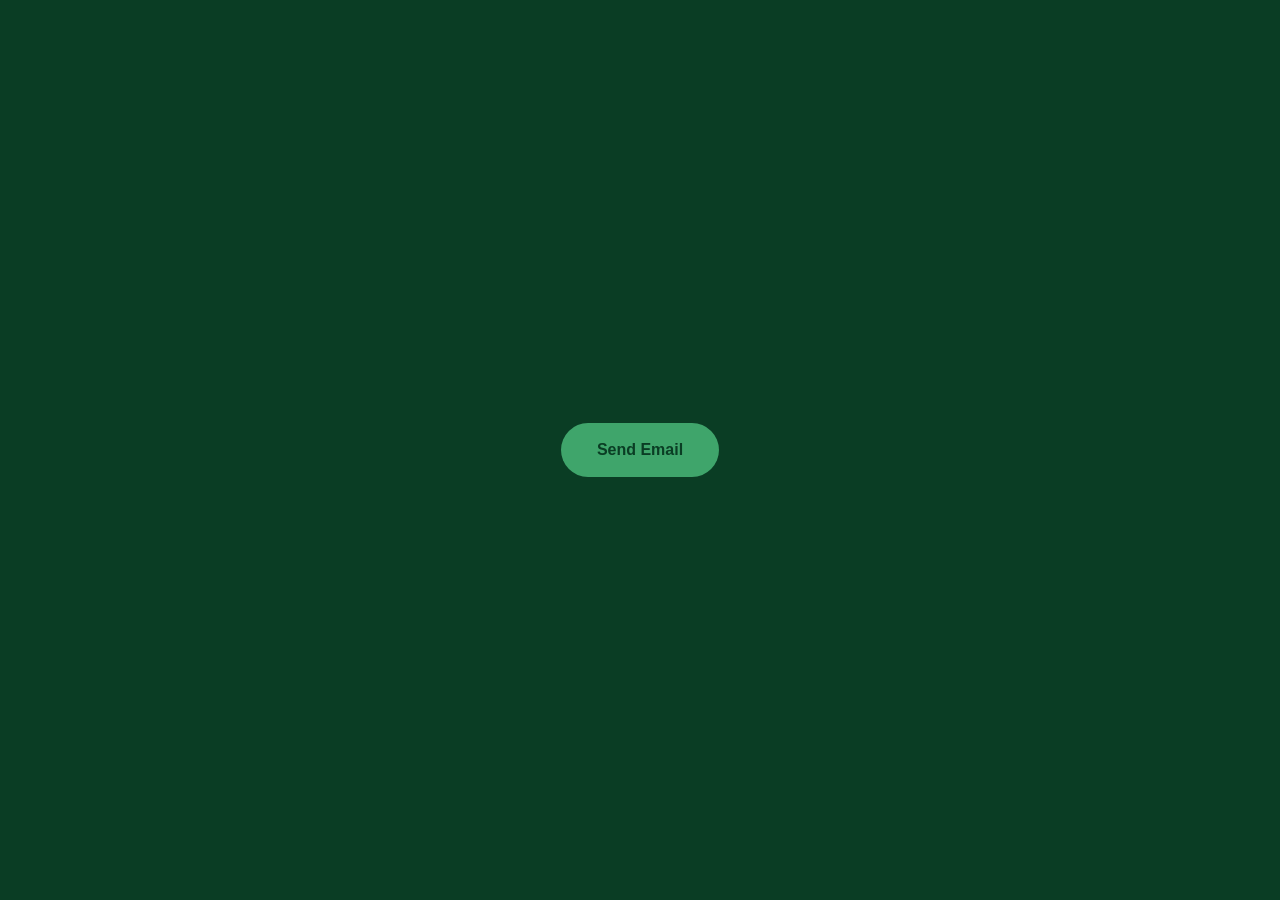
<file: send-email.html>
<!DOCTYPE html>
<html lang="en">
<head>
  <meta charset="UTF-8">
  <meta name="viewport" content="width=device-width, initial-scale=1.0">
  <title>Send Email Button</title>
  <style>
    body {
      background: #0a3d24;
      font-family: Arial, sans-serif;
      display: flex;
      justify-content: center;
      align-items: center;
      height: 100vh;
      margin: 0;
    }

    .btn-email {
      background: #3fa56b;
      color: #0a3d24;
      font-weight: bold;
      font-size: 16px;
      text-decoration: none;  
      padding: 18px 36px;
      border-radius: 40px;
      display: inline-block;
      cursor: pointer;
    }

    .btn-email:hover {
      background: #52c283;
    }
  </style>
</head>
<body>

  <a class="btn-email"
     href="https://mail.google.com/mail/?view=cm&fo=1&to=mikeanghelo43@gmail.com&su=Hello%20Ghelo"
     target="_blank"
     rel="noopener">
    Send Email
  </a>

</body>
</html>
</file>
<file: rainforest.css>
:root {
  --gubat-madilim: #052e1a; 
  --gubat-gitna: #0b5d3b;    
  --gubat-liwanag: #3fa66b;   
  --dahon: #8fd694;       
  --liwanag: #f5e9a8;        
  --letra: #f0fff4;          
}

* {
  margin: 0;
  padding: 0;
  box-sizing: border-box;
}

body {
  font-family: "Segoe UI", Arial, sans-serif;
  color: var(--letra);
  min-height: 100vh;
  background:
    radial-gradient(ellipse at 50% 0%, rgba(143, 214, 148, 0.25), transparent 60%),
    linear-gradient(180deg, var(--gubat-madilim), var(--gubat-gitna) 70%, #0f7a4a);
  background-attachment: fixed;
  overflow-x: hidden;
}

#dahon-layer,
#alitaptap-layer,
#ulan-layer {
  position: fixed;
  inset: 0;                       
  pointer-events: none;         
  overflow: hidden;
  z-index: 1;
}

.dahon {
  position: absolute;
  top: -60px;
  background: var(--dahon);
  border-radius: 0 100% 0 100%;  
  opacity: 0.7;
  animation: bagsak linear infinite;
}

@keyframes bagsak {
  0%   { transform: translateY(0) translateX(0) rotate(0deg); }
  50%  { transform: translateY(55vh) translateX(40px) rotate(180deg); }
  100% { transform: translateY(115vh) translateX(-20px) rotate(360deg); }
}

.alitaptap {
  position: absolute;
  width: 8px;
  height: 8px;
  background: var(--liwanag);
  border-radius: 50%;
  box-shadow: 0 0 12px 4px var(--liwanag);   /* ito ang glow */
  animation: lutang ease-in-out infinite, kislap ease-in-out infinite;
}

@keyframes lutang {
  0%, 100% { transform: translate(0, 0); }
  50%      { transform: translate(30px, -40px); }
}

@keyframes kislap {
  0%, 100% { opacity: 0.2; }
  50%      { opacity: 1; }
}

.patak {
  position: absolute;
  top: -30px;
  width: 2px;
  height: 22px;
  background: rgba(200, 235, 255, 0.6);
  animation: ulan linear infinite;
}

@keyframes ulan {
  to { transform: translateY(115vh); }
}

nav {
  position: relative;
  z-index: 5;                  
  background: rgba(5, 46, 26, 0.6);
  backdrop-filter: blur(8px);    
  padding: 15px;
  display: flex;
  justify-content: center;
  flex-wrap: wrap;
  gap: 10px;
}

nav a {
  color: var(--letra);
  text-decoration: none;
  font-weight: bold;
  padding: 8px 18px;
  border-radius: 20px;
  transition: 0.3s;
}

nav a:hover,
nav a.active {
  background: var(--dahon);
  color: var(--gubat-madilim);
}

main {
  position: relative;
  z-index: 5;
  max-width: 850px;
  margin: 50px auto;
  padding: 0 20px;
}

.hero {
  background: rgba(5, 46, 26, 0.55);
  backdrop-filter: blur(10px);
  border: 1px solid rgba(143, 214, 148, 0.35);
  border-radius: 25px;
  padding: 50px 35px;
  text-align: center;
  box-shadow: 0 20px 50px rgba(0, 0, 0, 0.45);
  animation: lumitaw 1.2s ease;   
}

@keyframes lumitaw {
  from { opacity: 0; transform: translateY(30px); }
  to   { opacity: 1; transform: translateY(0); }
}

.label {
  display: inline-block;
  font-size: 0.85rem;
  letter-spacing: 3px;
  text-transform: uppercase;
  color: var(--liwanag);
  margin-bottom: 15px;
}

h1 {
  font-size: 2.6rem;
  min-height: 3.3rem;             
  color: var(--dahon);
  text-shadow: 0 0 20px rgba(143, 214, 148, 0.5);
}

h1::after {
  content: "|";
  margin-left: 4px;
  animation: kurap 0.8s infinite;
}

@keyframes kurap {
  50% { opacity: 0; }
}

h2 {
  font-size: 1.5rem;
  margin: 10px 0 20px;
  font-weight: 500;
  color: var(--letra);
}

p {
  line-height: 1.8;
  margin-bottom: 18px;
  color: #d6f5df;
}

hr {
  border: none;
  height: 1px;
  background: linear-gradient(90deg, transparent, var(--dahon), transparent);
  margin: 25px 0;
}

.buttons {
  display: flex;
  justify-content: center;
  flex-wrap: wrap;
  gap: 15px;
  margin-top: 10px;
}

.btn {
  display: inline-block;
  padding: 13px 28px;
  background: var(--gubat-liwanag);
  color: var(--gubat-madilim);
  text-decoration: none;
  font-weight: bold;
  font-size: 1rem;
  border: none;
  border-radius: 30px;
  cursor: pointer;
  transition: 0.3s;
}

.btn:hover {
  background: var(--dahon);
  transform: translateY(-4px);
  box-shadow: 0 8px 20px rgba(143, 214, 148, 0.4);
}

.btn-outline {
  background: transparent;
  color: var(--letra);
  border: 2px solid var(--dahon);
}

.btn-outline:hover {
  background: rgba(143, 214, 148, 0.2);
}

footer {
  position: relative;
  z-index: 5;
  text-align: center;
  padding: 20px;
  font-size: 0.9rem;
  color: #a7d9b5;
}

@media (max-width: 500px) {
  h1 { font-size: 1.8rem; min-height: 4.5rem; }
  .hero { padding: 35px 20px; }
}

@keyframes float {
  0%, 100% { transform: translateY(0); }
  50%      { transform: translateY(-10px); }
}

.number-circle {
  animation: float 3s ease-in-out infinite;
}

.btn {
  transition: transform 0.3s ease;
}
.btn:hover {
  transform: translateY(-4px) scale(1.05);
}

@keyframes fadeUp {
  from { opacity: 0; transform: translateY(30px); }
  to   { opacity: 1; transform: translateY(0); }
}

.card {
  animation: fadeUp 0.8s ease forwards;
}

@keyframes glow {
  0%, 100% { box-shadow: 0 0 10px rgba(63, 165, 107, 0.4); }
  50%      { box-shadow: 0 0 28px rgba(63, 165, 107, 0.9); }
}

.number-circle {
  animation: glow 2.5s ease-in-out infinite;
}

.members-grid {
  display: grid;
  grid-template-columns: repeat(2, 1fr);
  gap: 25px;
  margin-top: 10px;
}

.member-card {
  background: rgba(143, 214, 148, 0.12);
  border: 1px solid rgba(143, 214, 148, 0.35);
  border-radius: 20px 4px 20px 4px;
  padding: 28px 20px;
  transition: 0.3s;
  animation: fadeUp 0.8s ease forwards;
}

.member-card:hover {
  transform: translateY(-6px);
  box-shadow: 0 12px 25px rgba(0, 0, 0, 0.35);
}

.member-avatar {
  width: 80px;
  height: 80px;
  margin: 0 auto 15px;
  border-radius: 50%;
  background: radial-gradient(circle at 30% 30%, var(--dahon), var(--gubat-liwanag));
  box-shadow: 0 0 20px rgba(143, 214, 148, 0.5);
  overflow: hidden;
}

.member-avatar img {
  width: 100%;
  height: 100%;
  object-fit: cover;  
  display: block;
}

.member-card h3 {
  color: var(--dahon);
  font-size: 1.2rem;
  margin-bottom: 4px;
}

.member-card p {
  margin-bottom: 18px;
}

/* Tanggalin ang kumukurap na | sa mga heading na walang typing effect */
.walang-cursor::after {
  content: none;
}

@media (max-width: 600px) {
  .members-grid { grid-template-columns: 1fr; }
}
</file>
